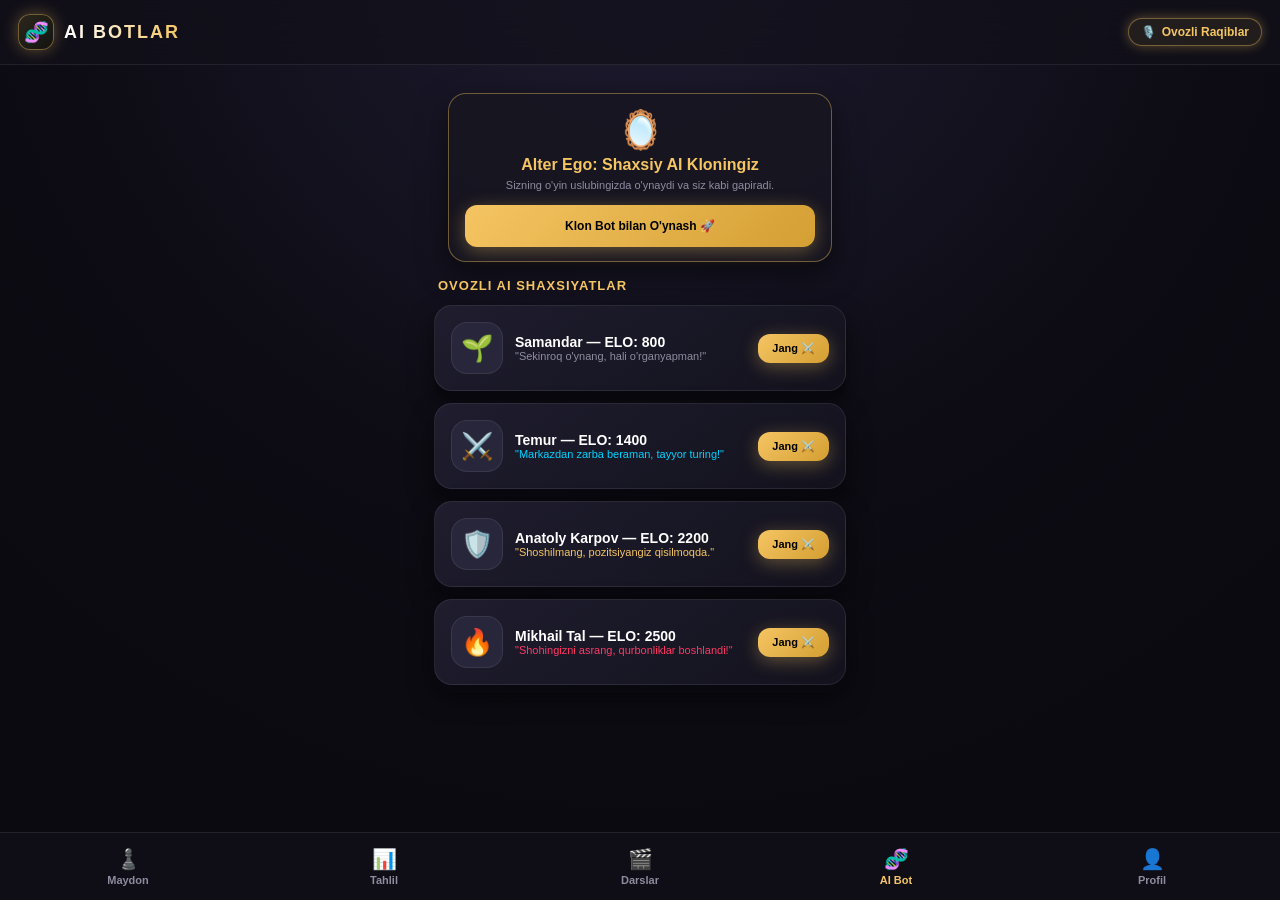
<file: alterego.html>
<!DOCTYPE html>
<html lang="uz">
<head>
  <meta charset="UTF-8">
  <meta name="viewport" content="width=device-width, initial-scale=1.0, maximum-scale=1.0, user-scalable=no">
  <title>AALTEEER - Ovozli AI Botlar</title>
  <link rel="stylesheet" href="style.css">
  <script src="https://code.jquery.com/jquery-3.6.0.min.js"></script>
  <script src="https://telegram.org/js/telegram-web-app.js"></script>

  <style>
    .bot-3d-card {
      background: linear-gradient(145deg, #1f1d2e, #13121d);
      border: 1px solid var(--border-glass);
      border-radius: 18px;
      padding: 16px;
      margin-bottom: 12px;
      display: flex;
      align-items: center;
      justify-content: space-between;
      cursor: pointer;
      box-shadow: 0 8px 0 #09080e, 0 12px 25px rgba(0,0,0,0.6);
      transition: all 0.15s ease-out;
    }
    .bot-3d-card:active {
      transform: translateY(6px);
      box-shadow: 0 2px 0 #09080e, 0 4px 10px rgba(0,0,0,0.4);
    }
    .bot-avatar-box {
      width: 52px;
      height: 52px;
      border-radius: 16px;
      background: #28263a;
      border: 1px solid var(--border-glass);
      display: flex;
      align-items: center;
      justify-content: center;
      font-size: 26px;
    }
  </style>
</head>
<body>

  <!-- Top Header -->
  <div class="top-header">
    <div class="brand-box">
      <div class="brand-logo">🧬</div>
      <div class="brand-title">AI BOTLAR</div>
    </div>
    <div class="header-actions">
      <div class="user-badge">
        <span>🎙️</span> <span>Ovozli Raqiblar</span>
      </div>
    </div>
  </div>

  <div style="max-width:440px; margin:0 auto; padding:14px;">
    
    <!-- Alter Ego Bot Klonlash -->
    <div class="skills-card" style="text-align:center; border-color:var(--border-gold); margin-bottom:16px;">
      <div style="font-size:38px; margin-bottom:4px;">🪞</div>
      <h3 style="font-size:16px; color:var(--accent-gold); margin-bottom:4px;">Alter Ego: Shaxsiy AI Kloningiz</h3>
      <p style="font-size:11px; color:var(--text-muted); line-height:1.4; margin-bottom:12px;">
        Sizning o'yin uslubingizda o'ynaydi va siz kabi gapiradi.
      </p>
      <button class="btn btn-gold" style="width:100%; padding:14px; font-weight:900;" onclick="activateCloneBot()">
        Klon Bot bilan O'ynash 🚀
      </button>
    </div>

    <h3 style="font-size:13px; font-weight:900; color:var(--accent-gold); margin:0 0 12px 4px; text-transform:uppercase; letter-spacing:1px;">
      Ovozli AI Shaxsiyatlar
    </h3>

    <!-- 1. Samandar -->
    <div class="bot-3d-card" onclick="selectVoiceBot('🌱', 'Samandar', 800, 3, 'beginner', 'Sodda o\'ynaydi va o\'rganadi')">
      <div style="display:flex; align-items:center; gap:12px;">
        <div class="bot-avatar-box">🌱</div>
        <div>
          <div style="font-size:14px; font-weight:800;">Samandar — ELO: 800</div>
          <div style="font-size:11px; color:var(--text-muted);">"Sekinroq o'ynang, hali o'rganyapman!"</div>
        </div>
      </div>
      <button class="btn btn-gold" style="padding:8px 14px; font-size:11px;">Jang ⚔️</button>
    </div>

    <!-- 2. Temur -->
    <div class="bot-3d-card" onclick="selectVoiceBot('⚔️', 'Temur', 1400, 6, 'balanced', 'Hujumkor kombinatsiyalar')">
      <div style="display:flex; align-items:center; gap:12px;">
        <div class="bot-avatar-box">⚔️</div>
        <div>
          <div style="font-size:14px; font-weight:800;">Temur — ELO: 1400</div>
          <div style="font-size:11px; color:var(--accent-cyan);">"Markazdan zarba beraman, tayyor turing!"</div>
        </div>
      </div>
      <button class="btn btn-gold" style="padding:8px 14px; font-size:11px;">Jang ⚔️</button>
    </div>

    <!-- 3. Karpov -->
    <div class="bot-3d-card" onclick="selectVoiceBot('🛡️', 'Karpov', 2200, 10, 'solid', 'Sovuqqon pozitsion usta')">
      <div style="display:flex; align-items:center; gap:12px;">
        <div class="bot-avatar-box">🛡️</div>
        <div>
          <div style="font-size:14px; font-weight:800;">Anatoly Karpov — ELO: 2200</div>
          <div style="font-size:11px; color:var(--accent-gold);">"Shoshilmang, pozitsiyangiz qisilmoqda."</div>
        </div>
      </div>
      <button class="btn btn-gold" style="padding:8px 14px; font-size:11px;">Jang ⚔️</button>
    </div>

    <!-- 4. Tal -->
    <div class="bot-3d-card" onclick="selectVoiceBot('🔥', 'Mikhail Tal', 2500, 14, 'aggressive', 'To\'xtovsiz olovli hujum')">
      <div style="display:flex; align-items:center; gap:12px;">
        <div class="bot-avatar-box">🔥</div>
        <div>
          <div style="font-size:14px; font-weight:800;">Mikhail Tal — ELO: 2500</div>
          <div style="font-size:11px; color:var(--accent-red);">"Shohingizni asrang, qurbonliklar boshlandi!"</div>
        </div>
      </div>
      <button class="btn btn-gold" style="padding:8px 14px; font-size:11px;">Jang ⚔️</button>
    </div>

  </div>

  <!-- Bottom Navigation -->
  <div class="bottom-navbar">
    <a href="index.html" class="nav-item">
      <span class="nav-icon">♟️</span>
      <span>Maydon</span>
    </a>
    <a href="analysis.html" class="nav-item">
      <span class="nav-icon">📊</span>
      <span>Tahlil</span>
    </a>
    <a href="lessons.html" class="nav-item">
      <span class="nav-icon">🎬</span>
      <span>Darslar</span>
    </a>
    <a href="alterego.html" class="nav-item active">
      <span class="nav-icon">🧬</span>
      <span>AI Bot</span>
    </a>
    <a href="auth.html" class="nav-item">
      <span class="nav-icon">👤</span>
      <span>Profil</span>
    </a>
  </div>

  <script>
    function selectVoiceBot(avatar, name, elo, depth, personality, desc) {
      const botConfig = { avatar, name, elo, depth, personality, desc };
      localStorage.setItem('aalteeer_selected_bot', JSON.stringify(botConfig));
      alert(`🤖 Tanlandi: ${name}\nO'yinda bu bot siz bilan o'zbekcha gaplashadi!`);
      window.location.href = 'index.html';
    }

    function activateCloneBot() {
      const user = JSON.parse(localStorage.getItem('aalteeer_user') || '{}');
      const userName = user.name || "Bekzod";
      const cloneConfig = {
        avatar: "🪞",
        name: `${userName} (AI Alter Ego)`,
        elo: 2300,
        depth: 11,
        personality: 'clone',
        desc: "Sizning shaxsiy uslubingizdagi AI bot."
      };
      localStorage.setItem('aalteeer_selected_bot', JSON.stringify(cloneConfig));
      alert(`🧬 Sizning shaxsiy AI botingiz faollashdi!`);
      window.location.href = 'index.html';
    }
  </script>
</body>
</html>
</file>
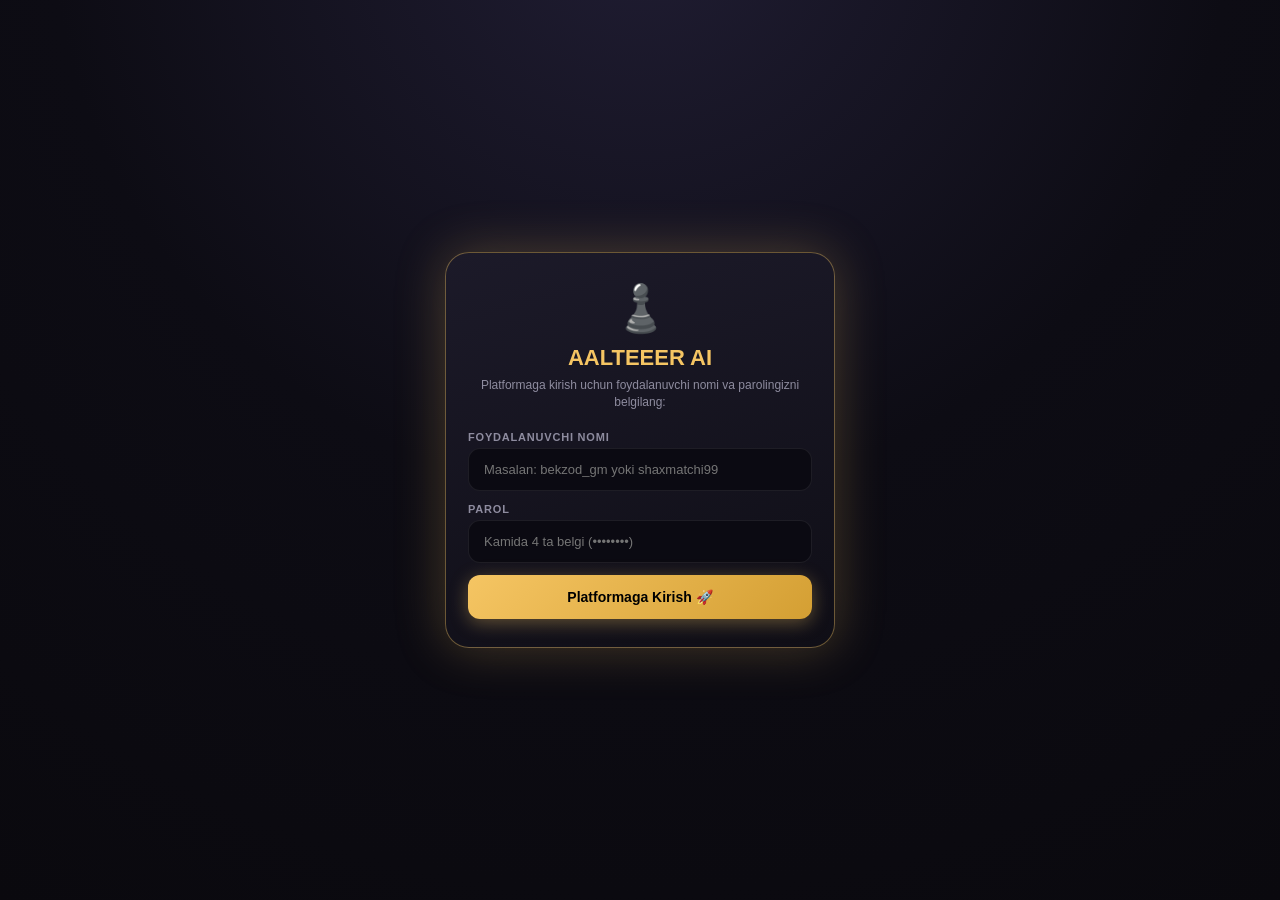
<file: auth.html>
<!DOCTYPE html>
<html lang="uz">
<head>
  <meta charset="UTF-8">
  <meta name="viewport" content="width=device-width, initial-scale=1.0, maximum-scale=1.0, user-scalable=no">
  <title>AALTEEER - Kirish & Ro'yxatdan o'tish</title>
  <link rel="stylesheet" href="style.css">
  <script src="https://telegram.org/js/telegram-web-app.js"></script>
</head>
<body style="display:flex; align-items:center; justify-content:center; padding:20px;">

  <div class="modal-card" style="margin:auto;">
    <div style="font-size:46px; margin-bottom:10px;">♟️</div>
    <h2 style="font-size:22px; font-weight:900; color:var(--accent-gold); margin-bottom:6px;">AALTEEER AI</h2>
    <p style="font-size:12px; color:var(--text-muted); line-height:1.4; margin-bottom:20px;">
      Platformaga kirish uchun foydalanuvchi nomi va parolingizni belgilang:
    </p>

    <!-- Username Input -->
    <div class="input-group">
      <label class="input-label">Foydalanuvchi Nomi</label>
      <input type="text" id="usernameInput" class="custom-input" placeholder="Masalan: bekzod_gm yoki shaxmatchi99">
      <div class="error-hint" id="usernameError">Faqat harflar, raqamlar va _ (kamida 4 ta belgi) bo'lishi shart!</div>
    </div>

    <!-- Password Input -->
    <div class="input-group">
      <label class="input-label">Parol</label>
      <input type="password" id="passwordInput" class="custom-input" placeholder="Kamida 4 ta belgi (••••••••)">
      <div class="error-hint" id="passwordError">Parol kamida 4 ta belgidan iborat bo'lishi shart!</div>
    </div>

    <button class="btn btn-gold" style="width:100%; padding:14px; font-size:14px; margin-top:8px;" onclick="validateAndSubmitAuth()">
      Platformaga Kirish 🚀
    </button>
  </div>

  <script>
    if (window.Telegram && window.Telegram.WebApp) {
      window.Telegram.WebApp.ready();
      window.Telegram.WebApp.expand();
      if (window.Telegram.WebApp.initDataUnsafe && window.Telegram.WebApp.initDataUnsafe.user) {
        const tg = window.Telegram.WebApp.initDataUnsafe.user;
        if (tg.username) {
          document.getElementById('usernameInput').value = tg.username;
        } else if (tg.first_name) {
          document.getElementById('usernameInput').value = tg.first_name.replace(/[^a-zA-Z0-9_]/g, '');
        }
      }
    }

    const ADMIN_SECRET_CODE = "bekzod2026";

    function validateAndSubmitAuth() {
      const uInput = document.getElementById('usernameInput');
      const pInput = document.getElementById('passwordInput');
      const uErr = document.getElementById('usernameError');
      const pErr = document.getElementById('passwordError');

      const username = uInput.value.trim();
      const password = pInput.value.trim();

      // Qat'iy Regex: faqat a-z, A-Z, 0-9 va _, kamida 4 ta belgi
      const usernameRegex = /^[a-zA-Z0-9_]{4,20}$/;

      let isValid = true;

      if (!usernameRegex.test(username)) {
        uErr.style.display = 'block';
        uInput.style.borderColor = 'var(--accent-red)';
        isValid = false;
      } else {
        uErr.style.display = 'none';
        uInput.style.borderColor = 'var(--border-glass)';
      }

      if (password.length < 4) {
        pErr.style.display = 'block';
        pInput.style.borderColor = 'var(--accent-red)';
        isValid = false;
      } else {
        pErr.style.display = 'none';
        pInput.style.borderColor = 'var(--border-glass)';
      }

      if (!isValid) return;

      // Bekzod Admin tekshiruvi
      let isBekzodAdmin = false;
      if (username.toLowerCase() === "bekzod" || username.toLowerCase().startsWith("bekzod_") || username.toLowerCase() === "jovliyev_bekzod") {
        if (password === ADMIN_SECRET_CODE) {
          isBekzodAdmin = true;
        } else {
          alert("⚠️ Diqqat: Bekzod admin hisobiga kirish uchun maxfiy admin paroli kiritilmadi. Oddiy o'yinchi sifatida kirdingiz.");
        }
      }

      // Xotiraga saqlash
      localStorage.setItem('aalteeer_user', JSON.stringify({
        name: username,
        isAdmin: isBekzodAdmin,
        auth: true
      }));

      // Asosiy maydonga yo'naltirish
      window.location.href = 'index.html';
    }
  </script>
</body>
</html>
</file>
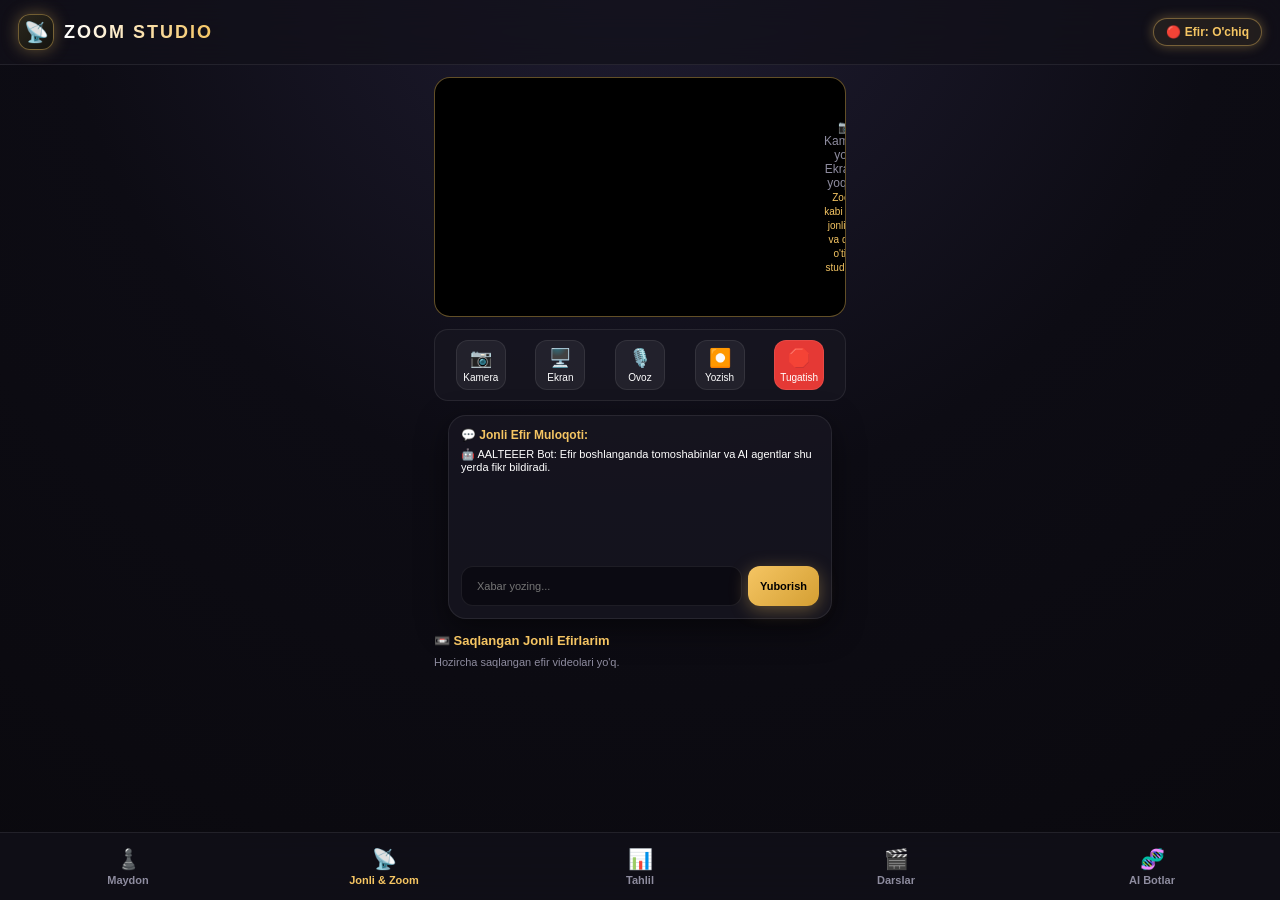
<file: live.html>
<!DOCTYPE html>
<html lang="uz">
<head>
  <meta charset="UTF-8">
  <meta name="viewport" content="width=device-width, initial-scale=1.0, maximum-scale=1.0, user-scalable=no">
  <title>AALTEEER - Jonli Efir & Zoom Studio</title>
  <link rel="stylesheet" href="style.css">
  <script src="https://code.jquery.com/jquery-3.6.0.min.js"></script>
  <script src="https://telegram.org/js/telegram-web-app.js"></script>

  <style>
    /* Zoom Stream oynasi */
    .studio-screen-wrapper {
      position: relative;
      width: 100%;
      height: 240px;
      background: #000;
      border-radius: 16px;
      overflow: hidden;
      border: 1px solid var(--border-gold);
      margin-bottom: 12px;
      display: flex;
      align-items: center;
      justify-content: center;
    }
    video#localStreamVideo {
      width: 100%;
      height: 100%;
      object-fit: cover;
    }
    .stream-rec-badge {
      position: absolute;
      top: 10px;
      left: 10px;
      background: #e53935;
      color: #fff;
      font-size: 10px;
      font-weight: 900;
      padding: 3px 8px;
      border-radius: 6px;
      display: none;
      align-items: center;
      gap: 4px;
      animation: blinkRec 1s infinite;
    }
    @keyframes blinkRec { 50% { opacity: 0.3; } }

    /* Zoom Boshqaruv Paneli */
    .zoom-toolbar {
      display: flex;
      justify-content: space-around;
      background: var(--bg-card);
      border: 1px solid var(--border-glass);
      border-radius: 14px;
      padding: 10px 6px;
      margin-bottom: 14px;
    }
    .tool-ctrl-btn {
      background: rgba(255,255,255,0.06);
      border: 1px solid var(--border-glass);
      color: #fff;
      width: 50px;
      height: 50px;
      border-radius: 12px;
      display: flex;
      flex-direction: column;
      align-items: center;
      justify-content: center;
      font-size: 10px;
      gap: 3px;
      cursor: pointer;
      transition: all 0.15s;
    }
    .tool-ctrl-btn span.icon { font-size: 18px; }
    .tool-ctrl-btn.active {
      background: var(--accent-gold);
      color: #000;
      border-color: #ffe599;
    }
    .tool-ctrl-btn.rec-active {
      background: #e53935;
      color: #fff;
      border-color: #ff8a80;
    }

    /* Yozib olingan arxivlar */
    .recorded-card {
      background: var(--bg-card);
      border: 1px solid var(--border-glass);
      border-radius: 12px;
      padding: 10px;
      margin-bottom: 10px;
      display: flex;
      align-items: center;
      justify-content: space-between;
    }
  </style>
</head>
<body>

  <!-- Top Header -->
  <div class="top-header">
    <div class="brand-box">
      <div class="brand-logo">📡</div>
      <div class="brand-title">ZOOM STUDIO</div>
    </div>
    <div class="header-actions">
      <div class="user-badge" id="streamStatusBadge">🔴 Efir: O'chiq</div>
    </div>
  </div>

  <div style="max-width: 440px; margin: 0 auto; padding: 12px 14px 90px 14px;">

    <!-- Video Ekrani -->
    <div class="studio-screen-wrapper">
      <div class="stream-rec-badge" id="recBadgeEl">● REC YOZILMOQDA</div>
      <video id="localStreamVideo" autoplay playsinline muted></video>
      <div id="noStreamPlaceholder" style="color:var(--text-muted); font-size:12px; text-align:center;">
        📷 Kamera yoki Ekranni yoqing<br>
        <span style="font-size:10px; color:var(--accent-gold);">Zoom kabi to'liq jonli efir va dars o'tish studiyasi</span>
      </div>
    </div>

    <!-- Zoom Boshqaruv Tugmalari -->
    <div class="zoom-toolbar">
      <button class="tool-ctrl-btn" id="toggleCamBtn" onclick="toggleCamera()">
        <span class="icon">📷</span> Kamera
      </button>
      <button class="tool-ctrl-btn" id="toggleScreenBtn" onclick="toggleScreenShare()">
        <span class="icon">🖥️</span> Ekran
      </button>
      <button class="tool-ctrl-btn" id="toggleMicBtn" onclick="toggleMicrophone()">
        <span class="icon">🎙️</span> Ovoz
      </button>
      <button class="tool-ctrl-btn" id="toggleRecBtn" onclick="toggleLiveRecording()">
        <span class="icon">⏺️</span> Yozish
      </button>
      <button class="tool-ctrl-btn" style="background:#e53935; color:#fff;" onclick="endLiveSession()">
        <span class="icon">🛑</span> Tugatish
      </button>
    </div>

    <!-- Jonli Efir Chati -->
    <div class="skills-card" style="margin-bottom:14px; padding:12px;">
      <div style="font-size:12px; font-weight:800; color:var(--accent-gold); margin-bottom:6px;">💬 Jonli Efir Muloqoti:</div>
      <div class="live-chat-box" id="zoomLiveChat" style="height:110px; overflow-y:auto; font-size:11px;">
        <div class="chat-msg"><span class="chat-user">🤖 AALTEEER Bot:</span> <span>Efir boshlanganda tomoshabinlar va AI agentlar shu yerda fikr bildiradi.</span></div>
      </div>
      <div style="display:flex; gap:6px; margin-top:8px;">
        <input type="text" id="zoomChatInput" class="custom-input" placeholder="Xabar yozing..." style="font-size:11px;">
        <button class="btn btn-gold" style="padding:6px 12px; font-size:11px;" onclick="sendZoomChatMessage()">Yuborish</button>
      </div>
    </div>

    <!-- Yozib olingan Efirlar Arxiv (Profil / Telegram yuborish) -->
    <div style="font-size:13px; font-weight:800; color:var(--accent-gold); margin-bottom:8px;">
      📼 Saqlangan Jonli Efirlarim
    </div>
    <div id="savedRecordingsList">
      <div style="font-size:11px; color:var(--text-muted);">Hozircha saqlangan efir videolari yo'q.</div>
    </div>

  </div>

  <!-- Bottom Navigation -->
  <div class="bottom-navbar">
    <a href="index.html" class="nav-item">
      <span class="nav-icon">♟️</span>
      <span>Maydon</span>
    </a>
    <a href="live.html" class="nav-item active">
      <span class="nav-icon">📡</span>
      <span>Jonli & Zoom</span>
    </a>
    <a href="analysis.html" class="nav-item">
      <span class="nav-icon">📊</span>
      <span>Tahlil</span>
    </a>
    <a href="lessons.html" class="nav-item">
      <span class="nav-icon">🎬</span>
      <span>Darslar</span>
    </a>
    <a href="alterego.html" class="nav-item">
      <span class="nav-icon">🧬</span>
      <span>AI Botlar</span>
    </a>
  </div>

  <script>
    let localStream = null;
    let mediaRecorder = null;
    let recordedChunks = [];
    let isCameraOn = false;
    let isScreenOn = false;
    let isMicOn = false;
    let isRecording = false;

    async function toggleCamera() {
      try {
        if (!isCameraOn) {
          localStream = await navigator.mediaDevices.getUserMedia({ video: true, audio: isMicOn });
          document.getElementById('localStreamVideo').srcObject = localStream;
          $('#noStreamPlaceholder').hide();
          $('#toggleCamBtn').addClass('active');
          $('#streamStatusBadge').text("🟢 LIVE (Kamera)").css('color', '#81b64c');
          isCameraOn = true;
        } else {
          stopMediaTracks();
          $('#toggleCamBtn').removeClass('active');
          isCameraOn = false;
        }
      } catch (err) {
        alert("Kameraga ruxsat berilmadi yoki mavjud emas: " + err.message);
      }
    }

    async function toggleScreenShare() {
      try {
        if (!isScreenOn) {
          localStream = await navigator.mediaDevices.getDisplayMedia({ video: true, audio: true });
          document.getElementById('localStreamVideo').srcObject = localStream;
          $('#noStreamPlaceholder').hide();
          $('#toggleScreenBtn').addClass('active');
          $('#streamStatusBadge').text("🟢 LIVE (Ekran)").css('color', '#81b64c');
          isScreenOn = true;
        } else {
          stopMediaTracks();
          $('#toggleScreenBtn').removeClass('active');
          isScreenOn = false;
        }
      } catch (err) {
        alert("Ekranni ulashish bekor qilindi!");
      }
    }

    function toggleMicrophone() {
      if (!localStream) {
        alert("Avval kamera yoki ekranni yoqing!");
        return;
      }
      isMicOn = !isMicOn;
      localStream.getAudioTracks().forEach(track => track.enabled = isMicOn);
      $('#toggleMicBtn').toggleClass('active', isMicOn);
    }

    function toggleLiveRecording() {
      if (!localStream) {
        alert("Efir yoqilmagan! Avval kamera yoki ekranni yoqing.");
        return;
      }

      if (!isRecording) {
        recordedChunks = [];
        mediaRecorder = new MediaRecorder(localStream);
        
        mediaRecorder.ondataavailable = (e) => {
          if (e.data.size > 0) recordedChunks.push(e.data);
        };

        mediaRecorder.onstop = saveRecordingToArchive;
        mediaRecorder.start();

        isRecording = true;
        $('#recBadgeEl').css('display', 'flex');
        $('#toggleRecBtn').addClass('rec-active');
        alert("⏺️ Efir yozib olinmoqda. Efir tugagach video sizga ko'rsatiladi!");
      } else {
        mediaRecorder.stop();
        isRecording = false;
        $('#recBadgeEl').hide();
        $('#toggleRecBtn').removeClass('rec-active');
      }
    }

    function saveRecordingToArchive() {
      const blob = new Blob(recordedChunks, { type: 'video/webm' });
      const videoUrl = URL.createObjectURL(blob);
      const timeStr = new Date().toLocaleTimeString();

      const itemHtml = `
        <div class="recorded-card">
          <div>
            <div style="font-size:12px; font-weight:800; color:var(--accent-gold);">📹 Efir Yozuvi (${timeStr})</div>
            <div style="font-size:10px; color:var(--text-muted);">Hajmi: ${(blob.size / (1024*1024)).toFixed(1)} MB | Telegramga tayyor</div>
          </div>
          <div style="display:flex; gap:6px;">
            <a href="${videoUrl}" target="_blank" class="btn btn-gold" style="padding:4px 8px; font-size:10px;">Ko'rish 👁️</a>
            <button class="btn" style="padding:4px 8px; font-size:10px;" onclick="sendVideoToTelegram()">Telegramga ✈️</button>
          </div>
        </div>
      `;

      if ($('#savedRecordingsList').text().includes("Hozircha")) {
        $('#savedRecordingsList').empty();
      }
      $('#savedRecordingsList').prepend(itemHtml);
      alert("✅ Efir yozib olindi va profilingiz arxiviga saqlandi!");
    }

    function sendVideoToTelegram() {
      alert("✈️ Video fayli Telegram botingizga yuborildi!");
    }

    function stopMediaTracks() {
      if (localStream) {
        localStream.getTracks().forEach(track => track.stop());
        localStream = null;
      }
      $('#noStreamPlaceholder').show();
      $('#streamStatusBadge').text("🔴 Efir: O'chiq").css('color', 'var(--text-muted)');
    }

    function endLiveSession() {
      if (isRecording) toggleLiveRecording();
      stopMediaTracks();
      $('#toggleCamBtn, #toggleScreenBtn, #toggleMicBtn').removeClass('active');
      alert("🛑 Jonli efir yakunlandi.");
    }

    function sendZoomChatMessage() {
      const val = $('#zoomChatInput').val().trim();
      if (!val) return;
      const user = JSON.parse(localStorage.getItem('aalteeer_user') || '{}');
      const name = user.name || "Bekzod";

      $('#zoomLiveChat').append(`<div class="chat-msg"><span class="chat-user">🇺🇿 ${name}:</span> <span>${val}</span></div>`);
      $('#zoomChatInput').val('');
      $('#zoomLiveChat').scrollTop($('#zoomLiveChat')[0].scrollHeight);
    }
  </script>
</body>
</html>
</file>
<file: style.css>
:root {
  --bg-main: #0a090e;
  --bg-surface: #14131b;
  --bg-card: rgba(23, 22, 32, 0.85);
  --bg-glass: rgba(18, 17, 26, 0.75);
  
  --accent-gold: #f5c563;
  --accent-gold-glow: rgba(245, 197, 99, 0.35);
  --accent-cyan: #00d2ff;
  --accent-cyan-glow: rgba(0, 210, 255, 0.3);
  --accent-green: #00f2aa;
  --accent-red: #ff3864;
  
  --text-main: #ffffff;
  --text-muted: #8e8c9f;
  --border-glass: rgba(255, 255, 255, 0.08);
  --border-gold: rgba(245, 197, 99, 0.4);
}

* {
  box-sizing: border-box;
  margin: 0;
  padding: 0;
  font-family: -apple-system, BlinkMacSystemFont, 'SF Pro Display', 'Segoe UI', Roboto, sans-serif;
  user-select: none;
  -webkit-tap-highlight-color: transparent;
}

body {
  background: radial-gradient(circle at 50% -10%, #201d33 0%, #0d0c14 50%, var(--bg-main) 100%);
  color: var(--text-main);
  min-height: 100vh;
  padding-bottom: 90px;
  overflow-x: hidden;
}

/* Luxury Glass Header */
.top-header {
  position: sticky;
  top: 0;
  z-index: 100;
  background: var(--bg-glass);
  backdrop-filter: blur(20px);
  -webkit-backdrop-filter: blur(20px);
  padding: 14px 18px;
  display: flex;
  justify-content: space-between;
  align-items: center;
  border-bottom: 1px solid var(--border-glass);
}

.brand-box {
  display: flex;
  align-items: center;
  gap: 10px;
}

.brand-logo {
  width: 36px;
  height: 36px;
  background: linear-gradient(135deg, #2b271d, #141310);
  border: 1px solid var(--border-gold);
  border-radius: 12px;
  display: flex;
  align-items: center;
  justify-content: center;
  font-size: 20px;
  box-shadow: 0 0 16px var(--accent-gold-glow);
}

.brand-title {
  font-size: 18px;
  font-weight: 900;
  letter-spacing: 2px;
  background: linear-gradient(90deg, #ffffff, var(--accent-gold));
  -webkit-background-clip: text;
  -webkit-text-fill-color: transparent;
}

.user-badge {
  background: rgba(245, 197, 99, 0.08);
  border: 1px solid var(--border-gold);
  padding: 6px 12px;
  border-radius: 20px;
  font-size: 12px;
  font-weight: 700;
  color: var(--accent-gold);
  display: flex;
  align-items: center;
  gap: 6px;
  box-shadow: 0 0 12px var(--accent-gold-glow);
  cursor: pointer;
  text-decoration: none;
}

/* Skills Radar Card */
.skills-card {
  background: var(--bg-card);
  border: 1px solid var(--border-glass);
  border-radius: 18px;
  padding: 14px 16px;
  margin: 14px;
  box-shadow: 0 10px 30px rgba(0,0,0,0.5);
}

.skills-title {
  font-size: 11px;
  font-weight: 900;
  letter-spacing: 1.5px;
  color: var(--accent-gold);
  margin-bottom: 10px;
  text-transform: uppercase;
}

.skill-row {
  display: flex;
  align-items: center;
  justify-content: space-between;
  font-size: 12px;
  font-weight: 600;
  margin-bottom: 8px;
}

.skill-track {
  flex: 1;
  height: 6px;
  background: #08070d;
  border-radius: 4px;
  margin: 0 12px;
  overflow: hidden;
  border: 1px solid rgba(255,255,255,0.03);
}

.skill-prog { height: 100%; border-radius: 4px; transition: width 0.6s ease; }

/* Match Meta Bar */
.match-meta-bar {
  display: flex;
  justify-content: space-between;
  align-items: center;
  background: var(--bg-card);
  border: 1px solid var(--border-glass);
  border-radius: 16px;
  padding: 12px 14px;
  margin: 0 14px 14px 14px;
}

.opponent-box {
  display: flex;
  align-items: center;
  gap: 10px;
}

.opponent-avatar {
  width: 42px;
  height: 42px;
  border-radius: 12px;
  background: #201f2e;
  border: 1px solid var(--border-glass);
  display: flex;
  align-items: center;
  justify-content: center;
  font-size: 22px;
}

.game-status {
  font-size: 11px;
  font-weight: 800;
  padding: 6px 14px;
  border-radius: 10px;
  background: rgba(0, 242, 170, 0.12);
  color: var(--accent-green);
  border: 1px solid rgba(0, 242, 170, 0.3);
}

/* Luxury Board Container */
.board-container {
  background: linear-gradient(145deg, #1b1a26, #0e0d16);
  padding: 10px;
  border-radius: 20px;
  border: 1px solid var(--border-glass);
  box-shadow: 0 15px 40px rgba(0,0,0,0.8), 0 0 25px rgba(245, 197, 99, 0.08);
  margin: 0 14px 14px 14px;
}

#board { width: 100%; border-radius: 12px; overflow: hidden; }

/* Controls Buttons */
.controls-grid {
  display: grid;
  grid-template-columns: 1fr 1fr 1fr;
  gap: 10px;
  margin: 0 14px 14px 14px;
}

.btn {
  padding: 13px;
  border-radius: 12px;
  font-size: 12px;
  font-weight: 800;
  cursor: pointer;
  border: 1px solid var(--border-glass);
  background: rgba(255,255,255,0.04);
  color: #fff;
  display: flex;
  align-items: center;
  justify-content: center;
  gap: 6px;
  backdrop-filter: blur(10px);
  transition: all 0.15s;
}

.btn:active { transform: scale(0.97); }

.btn-gold {
  background: linear-gradient(135deg, #f5c563, #d49f33);
  color: #000;
  border: none;
  font-weight: 900;
  box-shadow: 0 4px 18px var(--accent-gold-glow);
}

.btn-voice-active {
  background: linear-gradient(135deg, #ff3864, #b8173c) !important;
  color: #fff !important;
  box-shadow: 0 0 18px rgba(255, 56, 100, 0.6) !important;
  animation: pulse 1.2s infinite ease-in-out;
}

@keyframes pulse {
  0%, 100% { transform: scale(1); }
  50% { transform: scale(1.04); }
}

/* =======================================================
   DUOLINGO ZIGZAG ROADMAP WITH CURVED ROPE (SVG PATH)
   ======================================================= */
.duo-container {
  position: relative;
  max-width: 420px;
  margin: 0 auto;
  padding: 30px 10px 100px 10px;
  min-height: 100vh;
}

.duo-rope-svg {
  position: absolute;
  top: 0;
  left: 0;
  width: 100%;
  height: 100%;
  z-index: 1;
  pointer-events: none;
}

.duo-rope-path {
  fill: none;
  stroke: rgba(245, 197, 99, 0.25);
  stroke-width: 8;
  stroke-linecap: round;
  stroke-dasharray: 12 8;
}

.duo-nodes-wrapper {
  position: relative;
  z-index: 2;
  display: flex;
  flex-direction: column;
  align-items: center;
  gap: 48px;
}

/* Dumaloq Duolingo Tugmasi */
.duo-circle-btn {
  width: 78px;
  height: 78px;
  border-radius: 50%;
  background: linear-gradient(145deg, #242233, #151420);
  border: 4px solid #36334a;
  display: flex;
  flex-direction: column;
  align-items: center;
  justify-content: center;
  cursor: pointer;
  position: relative;
  box-shadow: 0 8px 0 #0d0c14, 0 12px 25px rgba(0,0,0,0.6);
  transition: all 0.15s ease-out;
}

.duo-circle-btn:active {
  transform: translateY(6px);
  box-shadow: 0 2px 0 #0d0c14, 0 4px 10px rgba(0,0,0,0.4);
}

.duo-circle-btn.completed {
  background: linear-gradient(145deg, #00f2aa, #009e6e);
  border-color: #7affd4;
  box-shadow: 0 8px 0 #006647, 0 0 20px rgba(0, 242, 170, 0.4);
}

.duo-circle-btn.active {
  background: linear-gradient(145deg, #f5c563, #d49f33);
  border-color: #ffe6a3;
  box-shadow: 0 8px 0 #946914, 0 0 25px var(--accent-gold-glow);
  animation: activeBounce 2s infinite ease-in-out;
}

@keyframes activeBounce {
  0%, 100% { transform: translateY(0); }
  50% { transform: translateY(-6px); }
}

.duo-circle-btn.locked {
  background: #181722;
  border-color: #2b293b;
  opacity: 0.65;
}

.duo-icon { font-size: 28px; }

.duo-crown {
  position: absolute;
  top: -12px;
  right: -8px;
  font-size: 18px;
  filter: drop-shadow(0 2px 5px rgba(0,0,0,0.6));
}

.duo-label {
  position: absolute;
  bottom: -24px;
  white-space: nowrap;
  font-size: 11px;
  font-weight: 800;
  color: var(--text-main);
  background: rgba(18, 17, 26, 0.9);
  padding: 3px 8px;
  border-radius: 8px;
  border: 1px solid var(--border-glass);
}

/* Zigzag Lateral Offsets */
.pos-center { transform: translateX(0); }
.pos-left { transform: translateX(-65px); }
.pos-right { transform: translateX(65px); }

/* Bottom Glass Navigation */
.bottom-navbar {
  position: fixed;
  bottom: 0;
  left: 0;
  width: 100%;
  height: 68px;
  background: var(--bg-glass);
  backdrop-filter: blur(25px);
  -webkit-backdrop-filter: blur(25px);
  display: flex;
  justify-content: space-around;
  align-items: center;
  border-top: 1px solid var(--border-glass);
  z-index: 1000;
}

.nav-item {
  display: flex;
  flex-direction: column;
  align-items: center;
  color: var(--text-muted);
  font-size: 11px;
  font-weight: 700;
  text-decoration: none;
  cursor: pointer;
  width: 20%;
  transition: color 0.15s;
}

.nav-item.active { color: var(--accent-gold); }
.nav-icon { font-size: 20px; margin-bottom: 3px; }

/* Modals */
.modal-overlay {
  position: fixed;
  top: 0;
  left: 0;
  width: 100vw;
  height: 100vh;
  background: rgba(0, 0, 0, 0.9);
  backdrop-filter: blur(14px);
  z-index: 9999;
  display: flex;
  justify-content: center;
  align-items: center;
  padding: 20px;
}

.modal-card {
  background: linear-gradient(165deg, #1c1a29, #0f0e16);
  border: 1px solid var(--border-gold);
  border-radius: 24px;
  padding: 28px 22px;
  text-align: center;
  width: 100%;
  max-width: 390px;
  box-shadow: 0 0 50px rgba(245, 197, 99, 0.25);
}

.input-group {
  text-align: left;
  margin-bottom: 12px;
}

.input-label {
  font-size: 11px;
  font-weight: 800;
  color: var(--text-muted);
  margin-bottom: 5px;
  display: block;
  text-transform: uppercase;
  letter-spacing: 0.8px;
}

.custom-input {
  width: 100%;
  background: #0b0a12;
  border: 1px solid var(--border-glass);
  border-radius: 12px;
  padding: 13px 15px;
  color: #fff;
  font-size: 13px;
  outline: none;
  transition: border-color 0.2s;
}

.custom-input:focus { border-color: var(--accent-gold); }

.error-hint {
  font-size: 11px;
  color: var(--accent-red);
  margin-top: 4px;
  display: none;
}
</file>
